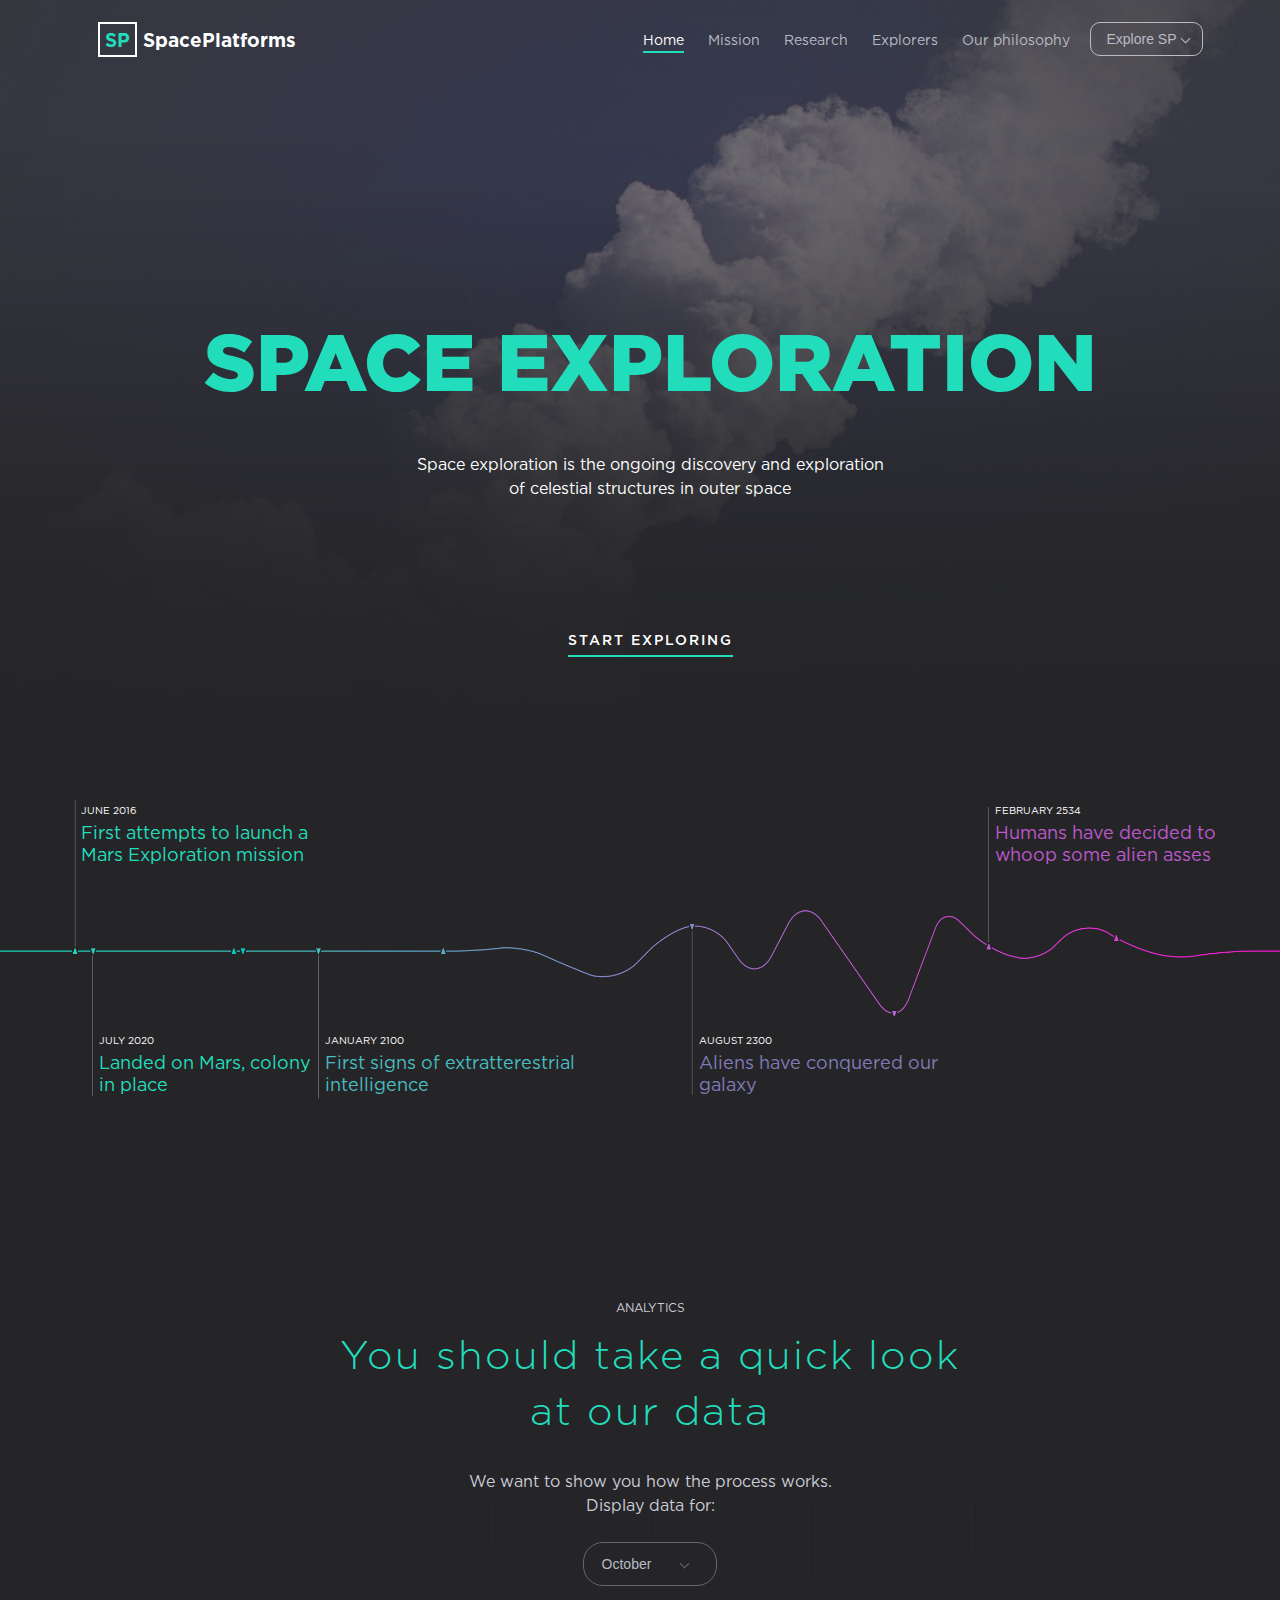
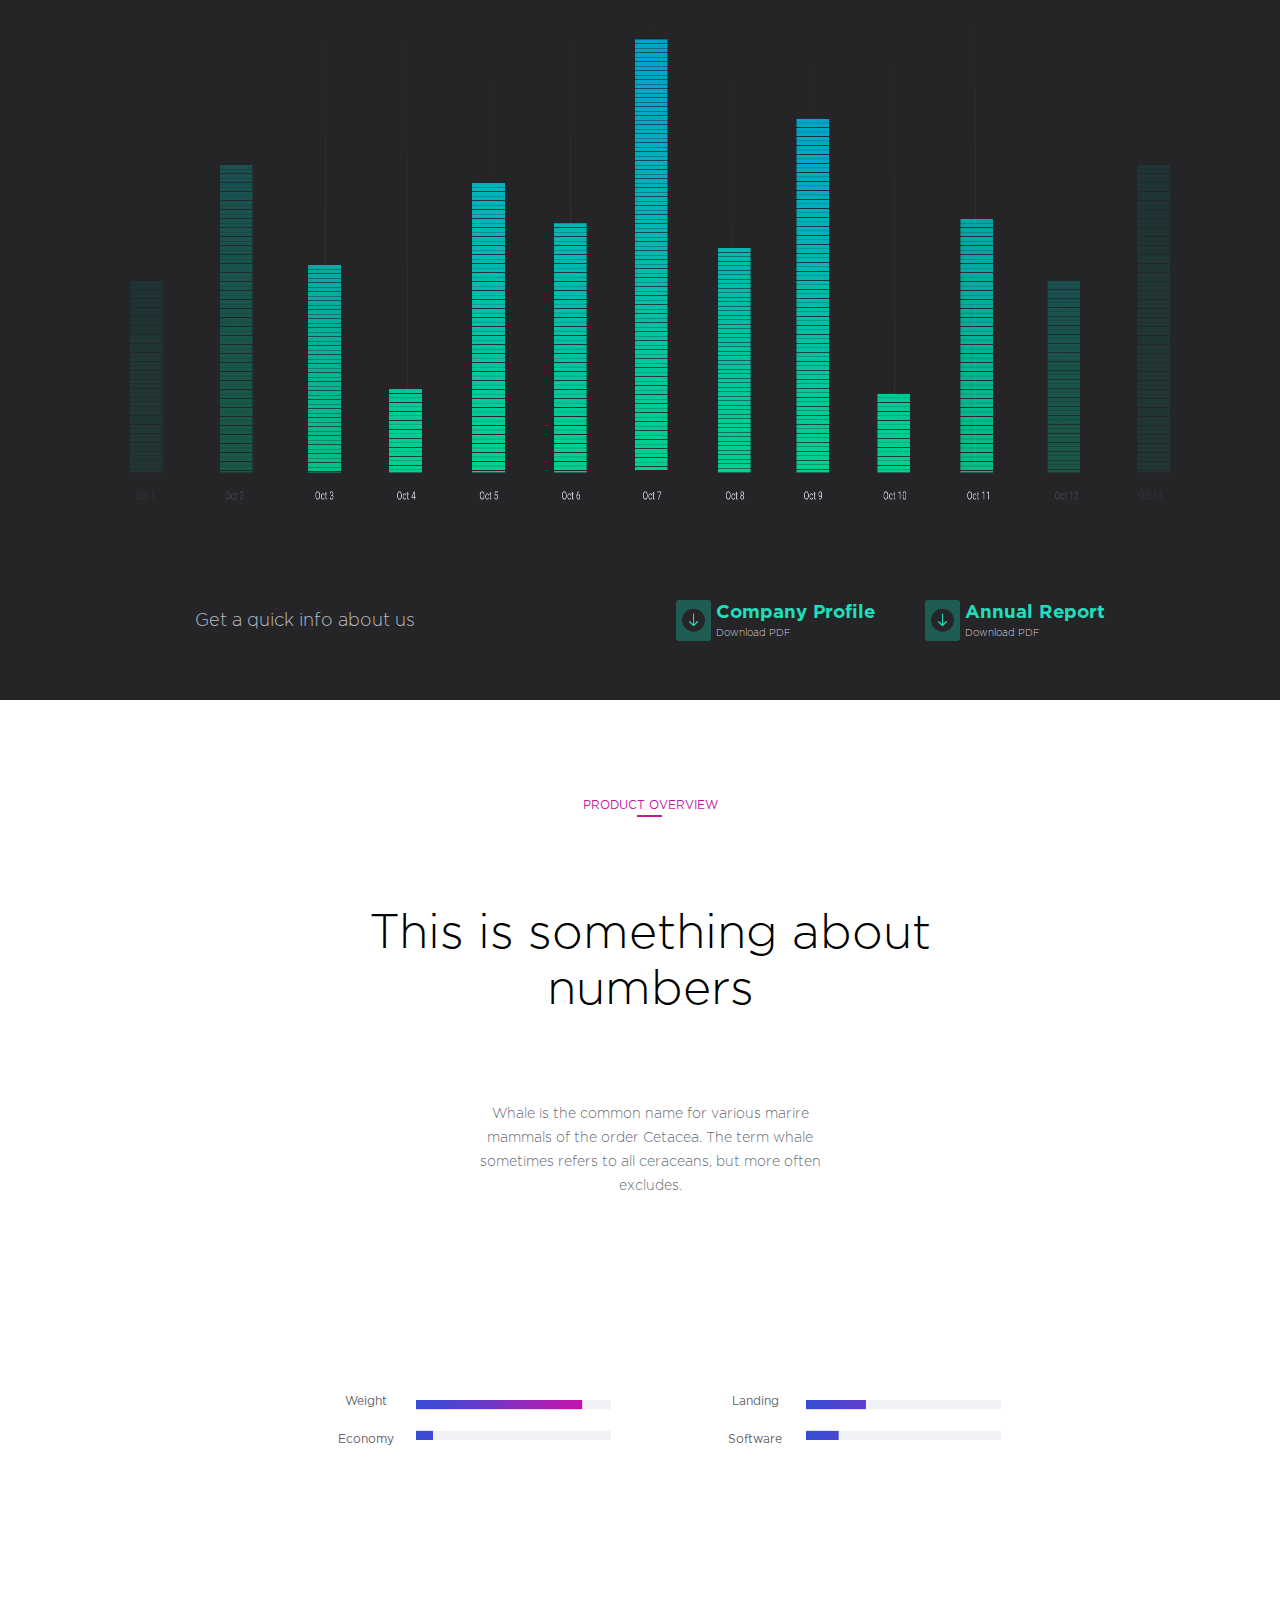
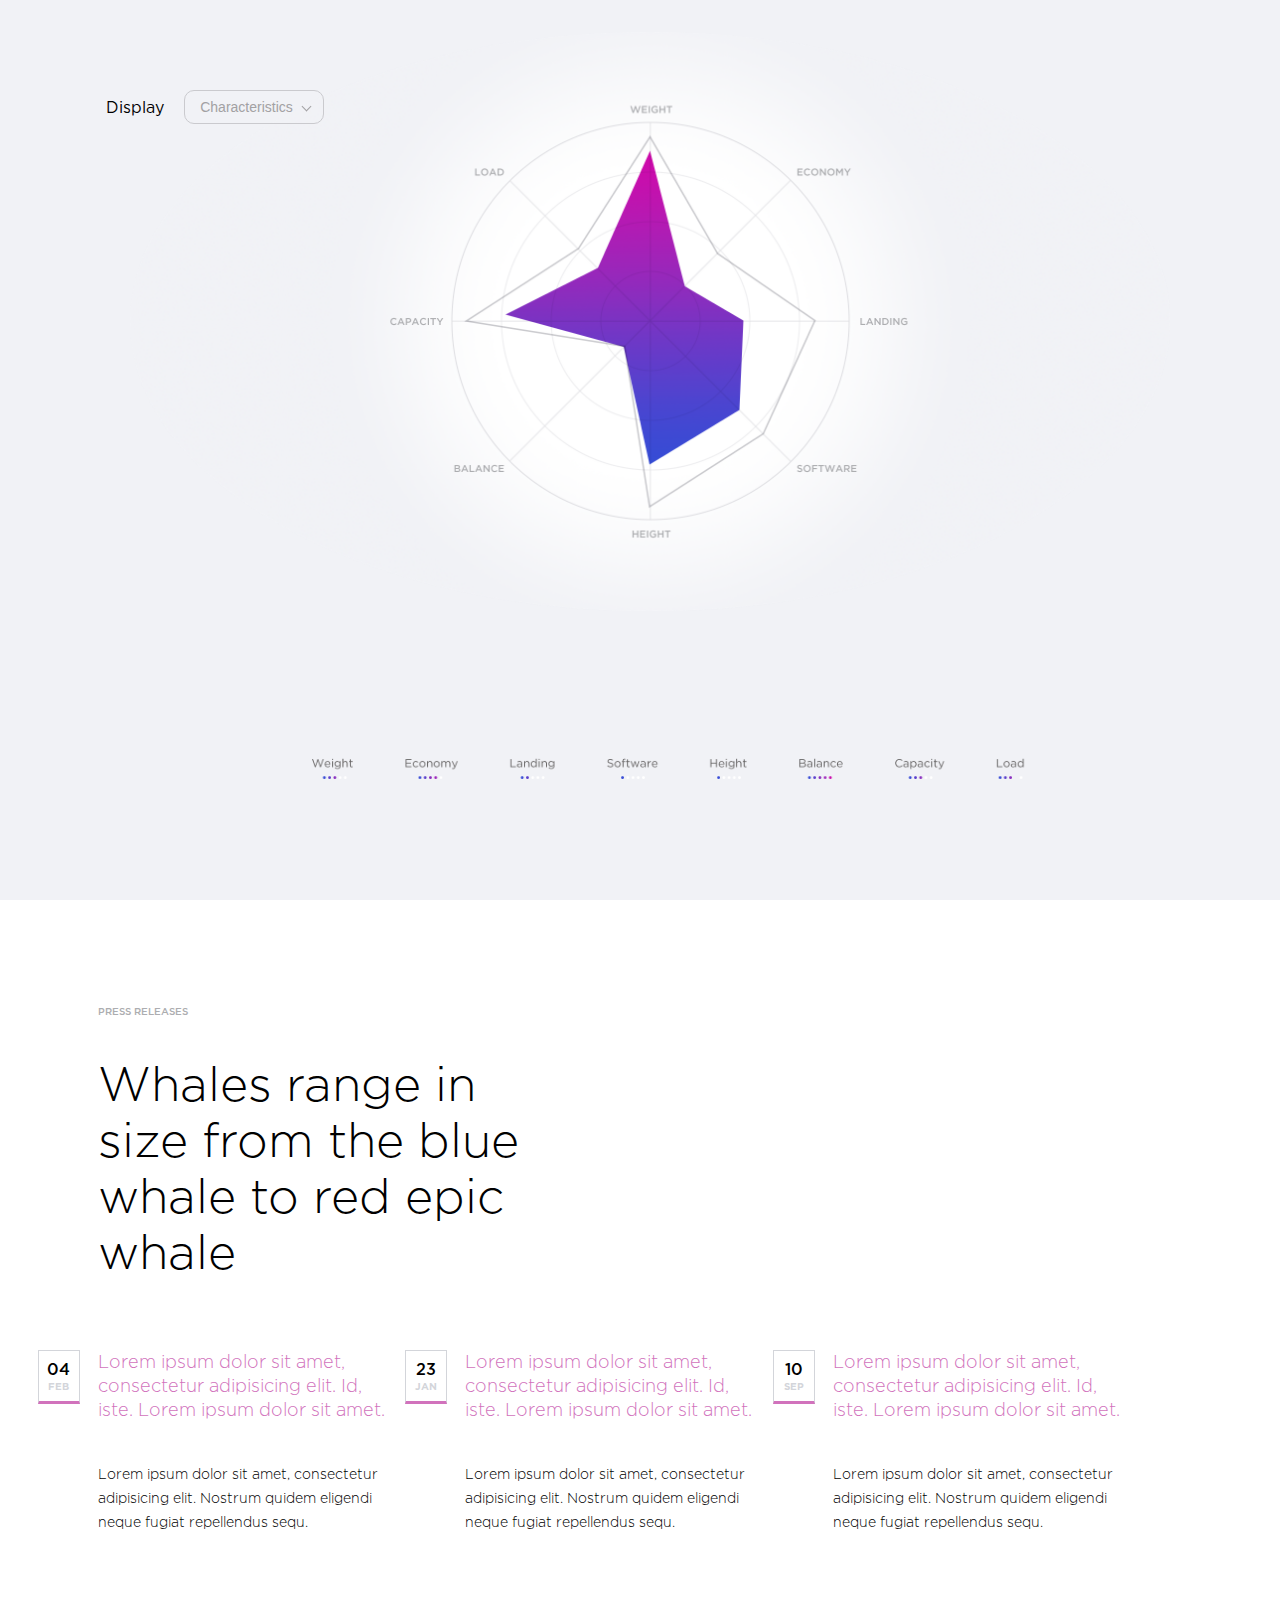
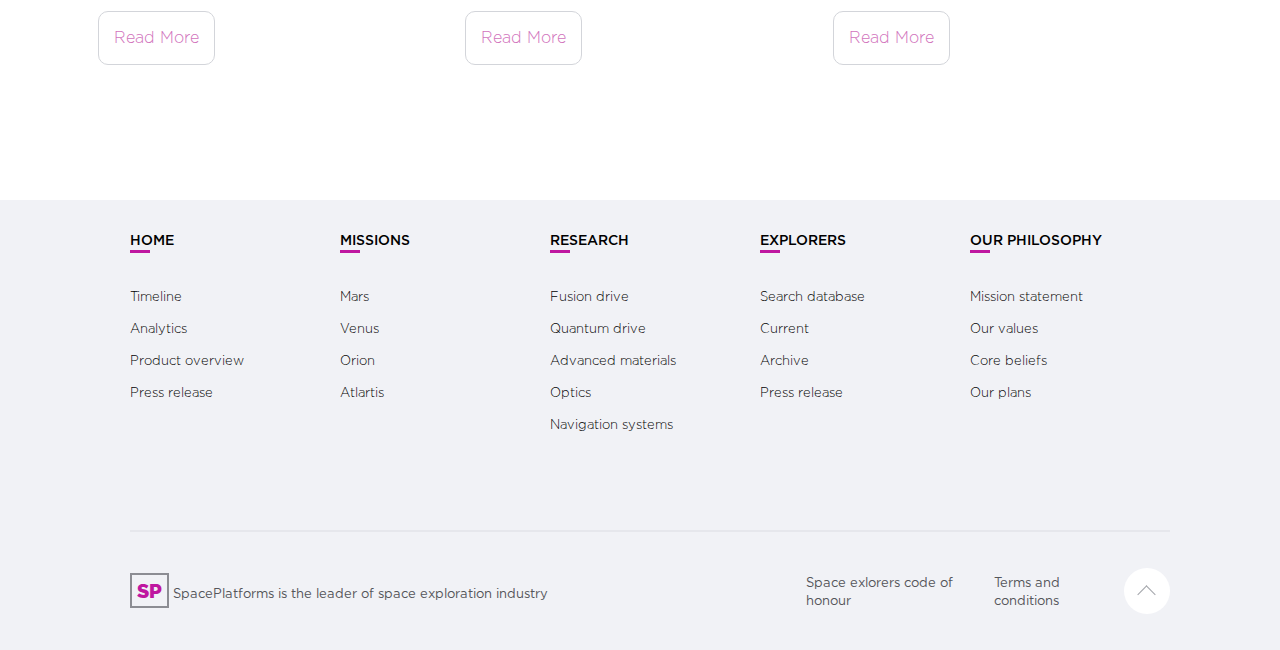
<file: index.html>
<!DOCTYPE html>
<html lang="en">
<head>
	<meta charset="UTF-8">
	<script src="https://ajax.googleapis.com/ajax/libs/jquery/3.2.1/jquery.min.js"></script>
	<link rel="stylesheet" href="css/main.css">
	<title>Space Exploration</title>
</head>
<body>
	<section class="main-header" id="Home">
		<div class="top-header">
			<div class="logo"><span>SP</span> SpacePlatforms</div>
			<nav>
				<div class="menu-header">
					<ul>
						<li><a href="#home" class="active">Home</a></li>
						<li><a href="#Mission">Mission</a></li>
						<li><a href="#Research">Research</a></li>
						<li><a href="#Explorers">Explorers</a></li>
						<li><a href="#Our-philosophy">Our philosophy</a></li>
					</ul>
				</div>
					<div class="dropdown">
	  					<button onclick="myFunction()" class="dropbtn">Explore SP</button>
	 						<div id="myDropdown" class="dropdown-content">
							    <a href="#">Link 1</a>
							    <a href="#">Link 2</a>
							    <a href="#">Link 3</a>
							</div>
					</div>
			</nav>
		</div>
		<div class="middle-header">
			<h1>SPACE EXPLORATION</h1>
			<p>Space exploration is the ongoing discovery and exploration of celestial structures in outer space</p>
			<a href="#Mission" id="Mission">START EXPLORING</a>
		</div>
	</section>

	<section class="timeline" >
		<div class="timeline-graph">
				<div id="date1">
				<p class="date-small">JUNE 2016</p>
				<p class="date-main">First attempts to launch a <br> Mars Exploration mission</p>
				</div>
				<div id="date2">
					<p class="date-small">JULY 2020</p>
					<p class="date-main">Landed on Mars, colony <br> in place</p>
				</div>
				<div id="date3">
					<p class="date-small">JANUARY 2100</p>
					<p class="date-main">First signs of extratterestrial <br> intelligence</p>
				</div>
				<div id="date4">
					<p class="date-small">AUGUST 2300</p>
					<p class="date-main">Aliens have conquered our <br> galaxy</p>
				</div>
				<div id="date5">
					<p class="date-small">FEBRUARY 2534</p>
					<p class="date-main">Humans have decided to <br> whoop some alien asses</p>
				</div>
		
		</div>
	</section>

	<section class="analytics" id="Research">
		<p>ANALYTICS</p>
		<h2>You should take a quick look <br> at our data</h2>
		<p>We want to show you how the process works. <br>Display data for:</p>
		<div class="dropdown">
		  	<button onclick="myFunction1()" class="dropbtn">October</button>
		 		<div id="myDropdown1" class="dropdown-content">
					<a href="#">September</a>
					<a href="#">November</a>
					<a href="#">December</a>
				</div>
		</div>
		<div class="more-info">

			<p>Get a quick info about us</p>
			<div class="info-items">
				<h3>Company Profile</h3>
				<a href="#">Download PDF</a>
			</div>
			<div class="info-items">
				<h3>Annual Report</h3>
				<a href="#">Download PDF</a>
			</div>
		</div>
	</section>

	<section class="overview" id="explorers">
		<div class="complain">
			<p class="complain-title">PRODUCT OVERVIEW</p>
			<h2>This is something about <br>numbers</h2>
			<p class="complain-main">Whale is the common name for various marire mammals of the order Cetacea. The term whale sometimes refers to all ceraceans, but more often excludes.</p>
		</div>
		<div class="specs">
			<div class="specs-items1">
				<p>Weight <br> Economy</p>
			</div>
			<div class="specs-items2">
				<p>Landing <br> Software</p>
			</div>
		</div>
	</section>

	<section class="diaggraph" id="Explorers">
		<div class="graph-display">
			<p>Display</p>
			<div class="dropdown">
		  		<button onclick="myFunction2()" class="dropbtn">Characteristics</button>
		 		<div id="myDropdown2" class="dropdown-content">
					<a href="#">Another option</a>
					<a href="#">One more</a>
					<a href="#">Second one</a>
				</div>
			</div>
		</div>
	</section>

	<section class="press" id="Our-philosophy">
		<div class="press-container">
			<div class="press-about">
				<p>PRESS RELEASES</p>
				<h2>Whales range in size from the blue whale to red epic whale</h2>
			</div>
			<div class="press-news">
				<div class="press-news-items">
					<div class="calendar-block">
						<h4>04</h4>
						<span>FEB</span>
					</div>
					<h3>Lorem ipsum dolor sit amet, consectetur adipisicing elit. Id, iste. Lorem ipsum dolor sit amet.</h3>
					<p>Lorem ipsum dolor sit amet, consectetur adipisicing elit. Nostrum quidem eligendi neque fugiat repellendus sequ.</p>
					<a href="#">Read More</a>
				</div>
				<div class="press-news-items">
					<div class="calendar-block">
						<h4>23</h4>
						<span>JAN</span>
					</div>
					<h3>Lorem ipsum dolor sit amet, consectetur adipisicing elit. Id, iste. Lorem ipsum dolor sit amet.</h3>
					<p>Lorem ipsum dolor sit amet, consectetur adipisicing elit. Nostrum quidem eligendi neque fugiat repellendus sequ.</p>
					<a href="#">Read More</a>
				</div>
				<div class="press-news-items">
					<div class="calendar-block">
						<h4>10</h4>
						<span>SEP</span>
					</div>
					<h3>Lorem ipsum dolor sit amet, consectetur adipisicing elit. Id, iste. Lorem ipsum dolor sit amet.</h3>
					<p>Lorem ipsum dolor sit amet, consectetur adipisicing elit. Nostrum quidem eligendi neque fugiat repellendus sequ.</p>
					<a href="#">Read More</a>
				</div>
			</div>
		</div>
	</section>

	<section class="footer">
		<div class="footer-list">
			<div class="footer-item">
				<h4 class="pink">HOME</h4>
				<ul>
					<li>Timeline</li>
					<li>Analytics</li>
					<li>Product overview</li>
					<li>Press release</li>
				</ul>
			</div>
			<div class="footer-item">
				<h4 class="pink">MISSIONS</h4>
				<ul>
					<li>Mars</li>
					<li>Venus</li>
					<li>Orion</li>
					<li>Atlartis</li>
				</ul>
			</div>
			<div class="footer-item">
				<h4 class="pink">RESEARCH</h4>
				<ul>
					<li>Fusion drive</li>
					<li>Quantum drive</li>
					<li>Advanced materials</li>
					<li>Optics</li>
					<li>Navigation systems</li>
				</ul>
			</div>
			<div class="footer-item">
				<h4 class="pink">EXPLORERS</h4>
				<ul>
					<li>Search database</li>
					<li>Current</li>
					<li>Archive</li>
					<li>Press release</li>
				</ul>
			</div>
			<div class="footer-item">
				<h4 class="pink">OUR PHILOSOPHY</h4>
				<ul>
					<li>Mission statement</li>
					<li>Our values</li>
					<li>Core beliefs</li>
					<li>Our plans</li>
				</ul>
			</div>
		</div>
		<div class="footer-copyright">
			<div class="logo"><span>SP</span> SpacePlatforms is the leader of space exploration industry</div>
			<div class="terms">
				<p>Space exlorers code of honour</p>
				<p>Terms and conditions</p>
					<a href="#Home" id="to-top"></a>
			</div>
		</div>
	</section>
	<script src="script/headerItems/dropbtn.js"></script> 
	<script src="script/smoothscroll/smoothscroll.js"></script>
</body>
</html>
</file>
<file: css/main.css>
@charset "UTF-8";
div, p, body, button, h1, h2, h3, h4, img, hr, li, ul, span, section {
  margin: 0;
  padding: 0; }

body {
  min-width: 1300px;
  font-family: GothamBook, sans-serif;
  line-height: 1.4; }

p, h1, h2, h3, span {
  cursor: default; }

@font-face {
  font-family: GothamBook;
  src: url("../fonts/Gotham/GothamHTF-Bold.otf");
  font-weight: 700; }

@font-face {
  font-family: GothamBook;
  src: url("../fonts/Gotham/GothamHTF-Book.otf");
  font-weight: 400; }

@font-face {
  font-family: GothamBook;
  src: url("../fonts/Gotham/GothamHTF-Black.otf");
  font-weight: 900; }

@font-face {
  font-family: GothamBook;
  src: url("../fonts/Gotham/GothamHTF-Medium.otf");
  font-weight: 500; }

@font-face {
  font-family: GothamBook;
  src: url("../fonts/Gotham/GothamHTF-Thin.otf");
  font-weight: 100; }

@font-face {
  font-family: GothamBook;
  src: url("../fonts/Gotham/GothamHTF-Light.otf");
  font-weight: 300; }

@font-face {
  font-family: RobotoLight;
  src: url("../fonts/Roboto/Roboto-Light.ttf");
  font-weight: 300; }

.pink:before {
  position: absolute;
  content: "";
  border-bottom: 3px solid #bf17a0;
  padding: 5px;
  padding: 10px; }

div, p, body, button, h1, h2, img, hr, li, ul, span {
  margin: 0;
  padding: 0; }

.main-header {
  color: white;
  background-color: #252528;
  background-image: url("../img/headerItems/bg.png");
  background-position: center;
  background-size: 100%;
  background-repeat: no-repeat;
  height: 800px;
  /* Вся верхушка с навигацией тут */ }
  .main-header .top-header {
    display: -webkit-box;
    display: -webkit-flex;
    display: -ms-flexbox;
    display: flex;
    -webkit-box-pack: justify;
    -webkit-justify-content: space-between;
    -ms-flex-pack: justify;
    justify-content: space-between;
    -webkit-box-align: center;
    -webkit-align-items: center;
    -ms-flex-align: center;
    align-items: center;
    width: 85%;
    height: 80px;
    margin: auto; }
    .main-header .top-header .logo {
      font-size: 19px;
      font-weight: 700; }
      .main-header .top-header .logo span {
        color: #22ddbc;
        border: 2px solid white;
        padding: 5px; }
    .main-header .top-header nav {
      font-size: 14px;
      display: -webkit-box;
      display: -webkit-flex;
      display: -ms-flexbox;
      display: flex;
      /* menu drop list */ }
      .main-header .top-header nav .menu-header li {
        display: inline-block;
        margin-right: 20px;
        padding: 8px 0; }
        .main-header .top-header nav .menu-header li a {
          color: #b8bbc4;
          text-decoration: none; }
          .main-header .top-header nav .menu-header li a:hover {
            color: white; }
      .main-header .top-header nav .dropbtn {
        background-color: transparent;
        color: #b8bbc4;
        border-radius: 10px;
        border: 1px solid #b8bbc4;
        padding: 8px 25px 8px 15px;
        font-size: 14px;
        cursor: pointer; }
        .main-header .top-header nav .dropbtn:hover {
          color: white; }
          .main-header .top-header nav .dropbtn:hover:after {
            border-color: white; }
        .main-header .top-header nav .dropbtn:after {
          content: "";
          position: absolute;
          border-bottom: 1px solid #b8bbc4;
          border-right: 1px solid #b8bbc4;
          padding: 3px;
          -webkit-transform: translate(5px, 4px) rotate(45deg);
          -ms-transform: translate(5px, 4px) rotate(45deg);
          transform: translate(5px, 4px) rotate(45deg); }
      .main-header .top-header nav .dropdown-content {
        display: none;
        position: absolute;
        background-color: transparent;
        z-index: 1; }
        .main-header .top-header nav .dropdown-content a {
          color: #b8bbc4;
          padding: 10px 20px;
          text-decoration: none;
          display: block;
          font-size: 14px; }
          .main-header .top-header nav .dropdown-content a:hover {
            color: white; }
      .main-header .top-header nav .show {
        display: block; }
  .main-header .middle-header {
    display: -webkit-box;
    display: -webkit-flex;
    display: -ms-flexbox;
    display: flex;
    -webkit-box-pack: center;
    -webkit-justify-content: center;
    -ms-flex-pack: center;
    justify-content: center;
    -webkit-box-align: center;
    -webkit-align-items: center;
    -ms-flex-align: center;
    align-items: center;
    -webkit-box-orient: vertical;
    -webkit-box-direction: normal;
    -webkit-flex-direction: column;
    -ms-flex-direction: column;
    flex-direction: column; }
    .main-header .middle-header h1 {
      margin-top: 225px;
      font-weight: 900;
      font-size: 80px;
      color: #22ddbc; }
    .main-header .middle-header p {
      margin-top: 35px;
      line-height: 24px;
      width: 480px;
      font-size: 16px;
      text-align: center; }
    .main-header .middle-header a {
      font-weight: 500;
      margin-top: 130px;
      font-size: 14px;
      color: white;
      text-decoration: none;
      border-bottom: 2px solid #22ddbc;
      letter-spacing: 2px;
      padding-bottom: 5px; }

.timeline {
  background-color: #252528;
  position: relative;
  line-height: 22px;
  min-height: 500px; }
  .timeline .timeline-graph {
    height: 300px;
    background-image: url("../img/timeline/timeline.png");
    background-size: 100% 300px;
    background-repeat: no-repeat;
    background-position: 50%; }
  .timeline .date-small {
    color: white;
    font-size: 10px; }
  .timeline .date-main {
    color: #22ddbc;
    font-size: 18px; }
  .timeline #date1 {
    width: 300px;
    position: absolute;
    left: 6.2%;
    top: 0; }
  .timeline #date2 {
    width: 220px;
    position: absolute;
    top: 230px;
    left: 7.6%; }
  .timeline #date3 {
    width: 300px;
    position: absolute;
    top: 230px;
    left: 25%; }
    .timeline #date3 .date-main {
      color: #48bdc0; }
  .timeline #date4 {
    width: 250px;
    position: absolute;
    top: 230px;
    left: 53.8%; }
    .timeline #date4 .date-main {
      color: #807bb8; }
  .timeline #date5 {
    width: 250px;
    position: absolute;
    left: 76.5%;
    top: 0; }
    .timeline #date5 .date-main {
      color: #bd59ce; }

.analytics {
  position: relative;
  display: -webkit-box;
  display: -webkit-flex;
  display: -ms-flexbox;
  display: flex;
  -webkit-box-align: center;
  -webkit-align-items: center;
  -ms-flex-align: center;
  align-items: center;
  -webkit-box-orient: vertical;
  -webkit-box-direction: normal;
  -webkit-flex-direction: column;
  -ms-flex-direction: column;
  flex-direction: column;
  height: 1000px;
  background-color: #252528;
  background-image: url("../img/analytics/analytics.png");
  background-size: 80% 600px;
  background-repeat: no-repeat;
  background-position: 50% 200px; }
  .analytics p {
    color: #cdcdd8;
    font-size: 12px; }
  .analytics h2 {
    margin-top: 10px;
    text-align: center;
    letter-spacing: 2px;
    font-weight: 300;
    color: #22ddbc;
    font-size: 40px; }
  .analytics h2 + p {
    font-size: 16px;
    margin-top: 30px;
    text-align: center;
    line-height: 24px; }
  .analytics .dropbtn {
    background-color: transparent;
    color: #b8bbc4;
    border-radius: 10px;
    border: 1px solid #b8bbc4;
    padding: 8px 25px 8px 15px;
    font-size: 14px;
    cursor: pointer; }
    .analytics .dropbtn:hover {
      color: white; }
      .analytics .dropbtn:hover:after {
        border-color: white; }
    .analytics .dropbtn:after {
      content: "";
      position: absolute;
      border-bottom: 1px solid #b8bbc4;
      border-right: 1px solid #b8bbc4;
      padding: 3px;
      -webkit-transform: translate(5px, 4px) rotate(45deg);
      -ms-transform: translate(5px, 4px) rotate(45deg);
      transform: translate(5px, 4px) rotate(45deg); }
  .analytics .dropdown-content {
    display: none;
    position: absolute;
    background-color: transparent;
    z-index: 1; }
    .analytics .dropdown-content a {
      color: #b8bbc4;
      padding: 10px 20px;
      text-decoration: none;
      display: block;
      font-size: 14px; }
      .analytics .dropdown-content a:hover {
        color: white; }
  .analytics .show {
    display: block; }
  .analytics .dropbtn {
    margin-top: 25px;
    border-radius: 20px;
    padding: 13px 65px 13px 18px;
    border-color: #66666b; }
    .analytics .dropbtn:after {
      margin-left: 25px;
      border-color: #66666b; }
  .analytics .more-info {
    font-weight: 300;
    position: absolute;
    top: 90%;
    left: 15%;
    display: -webkit-box;
    display: -webkit-flex;
    display: -ms-flexbox;
    display: flex;
    -webkit-box-pack: justify;
    -webkit-justify-content: space-between;
    -ms-flex-pack: justify;
    justify-content: space-between;
    width: 70%; }
    .analytics .more-info p {
      -webkit-box-flex: 2;
      -webkit-flex-grow: 2;
      -ms-flex-positive: 2;
      flex-grow: 2;
      color: #b8bbc4;
      font-size: 18px;
      line-height: 40px; }
    .analytics .more-info .info-items {
      display: -webkit-box;
      display: -webkit-flex;
      display: -ms-flexbox;
      display: flex;
      -webkit-box-orient: vertical;
      -webkit-box-direction: normal;
      -webkit-flex-direction: column;
      -ms-flex-direction: column;
      flex-direction: column;
      margin-left: 50px;
      padding-left: 40px;
      line-height: 22px;
      background-image: url("../img/analytics/info-icon.png");
      background-repeat: no-repeat;
      background-size: 35px; }
      .analytics .more-info .info-items h3 {
        color: #22ddbc; }
      .analytics .more-info .info-items a {
        color: #cdcdd8;
        font-size: 10px;
        text-decoration: none; }
        .analytics .more-info .info-items a:hover {
          color: white; }

.overview {
  height: 100vh;
  min-height: 700px;
  color: white;
  display: -webkit-box;
  display: -webkit-flex;
  display: -ms-flexbox;
  display: flex;
  width: 60%;
  margin: auto;
  -webkit-box-orient: vertical;
  -webkit-box-direction: normal;
  -webkit-flex-direction: column;
  -ms-flex-direction: column;
  flex-direction: column;
  text-align: center; }
  .overview .complain {
    -webkit-justify-content: space-around;
    -ms-flex-pack: distribute;
    justify-content: space-around;
    display: -webkit-box;
    display: -webkit-flex;
    display: -ms-flexbox;
    display: flex;
    height: 60%;
    -webkit-box-align: center;
    -webkit-align-items: center;
    -ms-flex-align: center;
    align-items: center;
    -webkit-box-orient: vertical;
    -webkit-box-direction: normal;
    -webkit-flex-direction: column;
    -ms-flex-direction: column;
    flex-direction: column; }
    .overview .complain .complain-title {
      position: relative;
      color: #bf17a0;
      font-size: 12px;
      line-height: 24px;
      padding-top: 50px; }
      .overview .complain .complain-title:before {
        position: absolute;
        content: "";
        padding-left: 25px;
        left: 40%;
        bottom: 0;
        border-bottom: 2px solid #bf17a0; }
    .overview .complain h2 {
      position: relative;
      font-weight: 300;
      font-size: 48px;
      line-height: 56px;
      color: black; }
    .overview .complain .complain-main {
      color: #6a6c74;
      font-weight: 300;
      font-size: 14px;
      line-height: 24px;
      width: 350px; }
  .overview .specs {
    display: -webkit-box;
    display: -webkit-flex;
    display: -ms-flexbox;
    display: flex;
    -webkit-box-pack: justify;
    -webkit-justify-content: space-between;
    -ms-flex-pack: justify;
    justify-content: space-between;
    -webkit-box-align: center;
    -webkit-align-items: center;
    -ms-flex-align: center;
    align-items: center;
    height: 40%;
    color: #646262;
    font-size: 12px;
    line-height: 38px; }
    .overview .specs .specs-items1,
    .overview .specs .specs-items2 {
      position: relative;
      padding-top: 20px;
      height: 100px;
      width: 50%;
      background-image: url("../img/overview/specs-left.png");
      background-repeat: no-repeat;
      background-size: 50%;
      background-position: 80% 50%; }
      .overview .specs .specs-items1 p,
      .overview .specs .specs-items2 p {
        position: absolute;
        top: 22px;
        left: 20%; }
    .overview .specs .specs-items2 {
      background-image: url("../img/overview/specs-right.png"); }

.diaggraph {
  position: relative;
  height: 100vh;
  min-height: 800px;
  background-color: #f1f2f6;
  background-image: url("../img/diaggraph/points.png"), url("../img/diaggraph/graph.png");
  background-size: 80%, 80%;
  background-position: 120% 80%, 50% 10%;
  background-repeat: no-repeat; }
  .diaggraph .graph-display {
    position: absolute;
    top: 10%;
    left: 5%;
    display: -webkit-box;
    display: -webkit-flex;
    display: -ms-flexbox;
    display: flex;
    -webkit-box-align: center;
    -webkit-align-items: center;
    -ms-flex-align: center;
    align-items: center;
    width: 300px;
    -webkit-box-pack: center;
    -webkit-justify-content: center;
    -ms-flex-pack: center;
    justify-content: center; }
    .diaggraph .graph-display p {
      margin-right: 20px; }
  .diaggraph .dropbtn {
    background-color: transparent;
    color: #b8bbc4;
    border-radius: 10px;
    border: 1px solid #b8bbc4;
    padding: 8px 25px 8px 15px;
    font-size: 14px;
    cursor: pointer; }
    .diaggraph .dropbtn:hover {
      color: white; }
      .diaggraph .dropbtn:hover:after {
        border-color: white; }
    .diaggraph .dropbtn:after {
      content: "";
      position: absolute;
      border-bottom: 1px solid #b8bbc4;
      border-right: 1px solid #b8bbc4;
      padding: 3px;
      -webkit-transform: translate(5px, 4px) rotate(45deg);
      -ms-transform: translate(5px, 4px) rotate(45deg);
      transform: translate(5px, 4px) rotate(45deg); }
  .diaggraph .dropdown-content {
    display: none;
    position: absolute;
    background-color: transparent;
    z-index: 1; }
    .diaggraph .dropdown-content a {
      color: #b8bbc4;
      padding: 10px 20px;
      text-decoration: none;
      display: block;
      font-size: 14px; }
      .diaggraph .dropdown-content a:hover {
        color: white; }
  .diaggraph .show {
    display: block; }
  .diaggraph .dropbtn {
    border-color: #cacace;
    color: #a2a1a3;
    padding-right: 30px; }
    .diaggraph .dropbtn:after {
      margin-left: 5px; }
    .diaggraph .dropbtn:hover {
      color: black; }
      .diaggraph .dropbtn:hover:after {
        border-color: black; }
    .diaggraph .dropbtn:after {
      border-color: #a2a1a3; }
  .diaggraph .dropdown-content a {
    color: #a2a1a3; }
    .diaggraph .dropdown-content a:hover {
      color: black; }

.press {
  height: 100vh;
  min-height: 700px;
  display: -webkit-box;
  display: -webkit-flex;
  display: -ms-flexbox;
  display: flex; }
  .press .press-container {
    height: 700px;
    width: 85%;
    margin: auto;
    display: -webkit-box;
    display: -webkit-flex;
    display: -ms-flexbox;
    display: flex;
    -webkit-box-orient: vertical;
    -webkit-box-direction: normal;
    -webkit-flex-direction: column;
    -ms-flex-direction: column;
    flex-direction: column;
    -webkit-box-pack: justify;
    -webkit-justify-content: space-between;
    -ms-flex-pack: justify;
    justify-content: space-between; }
    .press .press-container .press-about {
      display: -webkit-box;
      display: -webkit-flex;
      display: -ms-flexbox;
      display: flex;
      -webkit-box-orient: vertical;
      -webkit-box-direction: normal;
      -webkit-flex-direction: column;
      -ms-flex-direction: column;
      flex-direction: column;
      -webkit-box-pack: justify;
      -webkit-justify-content: space-between;
      -ms-flex-pack: justify;
      justify-content: space-between;
      height: 40%; }
      .press .press-container .press-about p {
        font-weight: 500;
        font-size: 10px;
        line-height: 24px;
        color: #acadb0; }
      .press .press-container .press-about h2 {
        font-weight: 300;
        font-size: 48px;
        line-height: 56px;
        color: black;
        width: 40%; }
  .press .press-news {
    display: -webkit-box;
    display: -webkit-flex;
    display: -ms-flexbox;
    display: flex;
    height: 50%; }
    .press .press-news .press-news-items {
      display: -webkit-box;
      display: -webkit-flex;
      display: -ms-flexbox;
      display: flex;
      -webkit-box-orient: vertical;
      -webkit-box-direction: normal;
      -webkit-flex-direction: column;
      -ms-flex-direction: column;
      flex-direction: column;
      position: relative;
      font-weight: 300;
      width: 33.3%; }
      .press .press-news .press-news-items h3, .press .press-news .press-news-items p {
        line-height: 24px;
        width: 80%; }
      .press .press-news .press-news-items h3 {
        font-weight: 300;
        font-size: 18px;
        color: #d172bc;
        margin-bottom: 40px; }
      .press .press-news .press-news-items p {
        font-size: 14px; }
      .press .press-news .press-news-items a {
        position: absolute;
        bottom: 10%;
        left: 0;
        border: 1px solid #d3d5da;
        padding: 15px;
        border-radius: 10px;
        color: #d172bc;
        text-decoration: none;
        -webkit-transition: 0.5s ease;
        -o-transition: 0.5s ease;
        transition: 0.5s ease; }
        .press .press-news .press-news-items a:hover {
          border-color: #6a6c74; }
      .press .press-news .press-news-items .calendar-block {
        position: absolute;
        left: -60px;
        height: 50px;
        width: 40px;
        display: -webkit-box;
        display: -webkit-flex;
        display: -ms-flexbox;
        display: flex;
        -webkit-box-orient: vertical;
        -webkit-box-direction: normal;
        -webkit-flex-flow: column;
        -ms-flex-flow: column;
        flex-flow: column;
        -webkit-box-align: center;
        -webkit-align-items: center;
        -ms-flex-align: center;
        align-items: center;
        -webkit-box-pack: center;
        -webkit-justify-content: center;
        -ms-flex-pack: center;
        justify-content: center;
        border: 1px solid #d3d5da;
        border-bottom: 3px solid #d172bc; }
        .press .press-news .press-news-items .calendar-block h4 {
          font-weight: 500; }
        .press .press-news .press-news-items .calendar-block span {
          font-size: 10px;
          color: #d3d5da;
          font-weight: 700; }

.footer {
  background-color: #f1f2f6;
  height: 50vh;
  display: -webkit-box;
  display: -webkit-flex;
  display: -ms-flexbox;
  display: flex;
  -webkit-box-orient: vertical;
  -webkit-box-direction: normal;
  -webkit-flex-direction: column;
  -ms-flex-direction: column;
  flex-direction: column;
  -webkit-box-align: center;
  -webkit-align-items: center;
  -ms-flex-align: center;
  align-items: center; }
  .footer .footer-list {
    min-height: 300px;
    font-weight: 300;
    height: 70%;
    display: -webkit-box;
    display: -webkit-flex;
    display: -ms-flexbox;
    display: flex;
    -webkit-box-pack: center;
    -webkit-justify-content: center;
    -ms-flex-pack: center;
    justify-content: center;
    width: 80%;
    -webkit-box-pack: justify;
    -webkit-justify-content: space-between;
    -ms-flex-pack: justify;
    justify-content: space-between;
    padding-top: 30px; }
    .footer .footer-list ul {
      list-style: none; }
      .footer .footer-list ul li {
        width: 200px;
        line-height: 32px;
        font-size: 13px; }
    .footer .footer-list h4 {
      position: relative;
      margin-bottom: 30px;
      font-size: 14px;
      font-weight: 500; }
  .footer .footer-copyright {
    font-size: 13px;
    border-top: 2px solid #e6e7ec;
    height: 30%;
    width: 80%;
    display: -webkit-box;
    display: -webkit-flex;
    display: -ms-flexbox;
    display: flex;
    -webkit-box-align: center;
    -webkit-align-items: center;
    -ms-flex-align: center;
    align-items: center;
    -webkit-box-pack: justify;
    -webkit-justify-content: space-between;
    -ms-flex-pack: justify;
    justify-content: space-between;
    color: #55565a; }
    .footer .footer-copyright .logo span {
      font-size: 19px;
      font-weight: 900;
      color: #bf17a0;
      border: 2px solid #8c8d93;
      padding: 5px; }
    .footer .footer-copyright .terms {
      -webkit-box-pack: justify;
      -webkit-justify-content: space-between;
      -ms-flex-pack: justify;
      justify-content: space-between;
      display: -webkit-box;
      display: -webkit-flex;
      display: -ms-flexbox;
      display: flex;
      -webkit-box-align: center;
      -webkit-align-items: center;
      -ms-flex-align: center;
      align-items: center;
      width: 35%;
      position: relative; }
      .footer .footer-copyright .terms #to-top {
        padding: 23px;
        position: relative;
        border-radius: 50%;
        background-color: #fff; }
        .footer .footer-copyright .terms #to-top:after {
          content: "";
          border-top: 1px solid #a1a3a9;
          border-left: 1px solid #a1a3a9;
          position: absolute;
          padding: 6px;
          left: 16px;
          top: 20px;
          -webkit-transform: rotate(45deg);
          -ms-transform: rotate(45deg);
          transform: rotate(45deg); }

.active {
  color: white !important;
  border-bottom: 2px solid #22ddbc;
  padding-bottom: 4px; }
</file>
